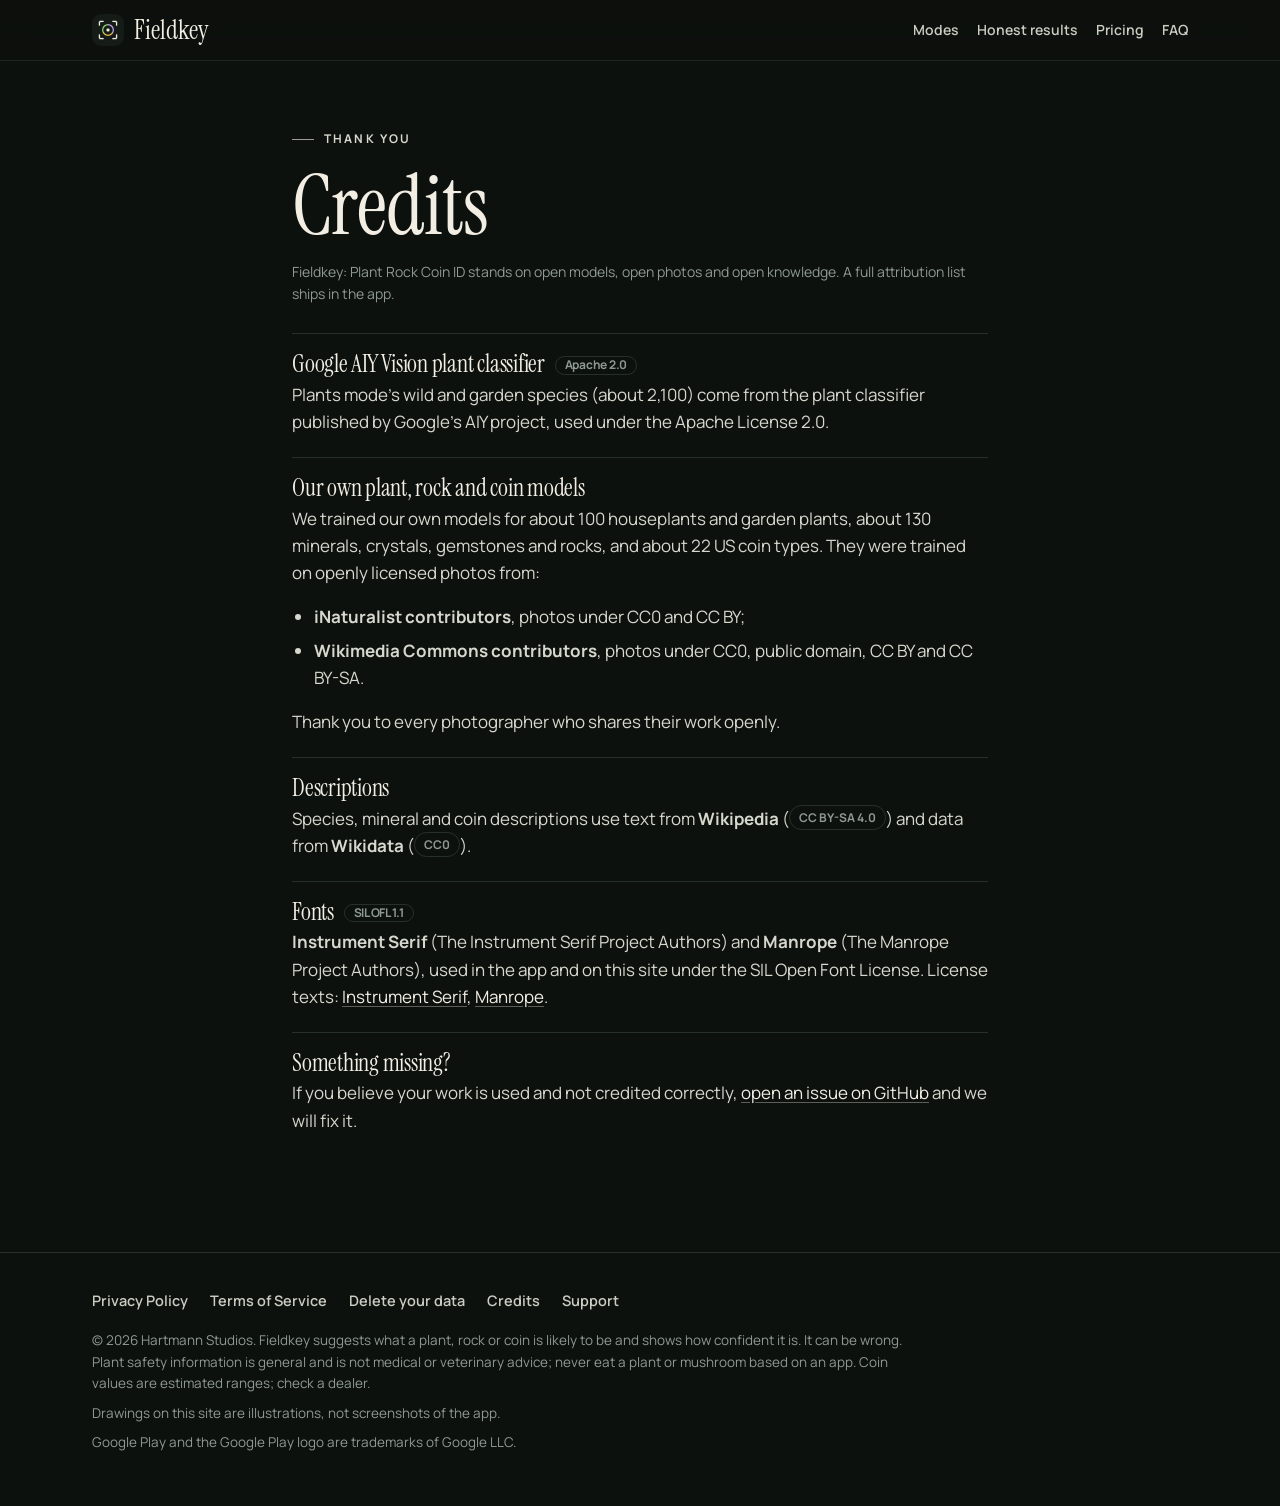
<file: credits/index.html>
<!doctype html>
<html lang="en">
<head>
<meta charset="utf-8">
<meta name="viewport" content="width=device-width, initial-scale=1, viewport-fit=cover">
<title>Credits | Fieldkey</title>
<meta name="description" content="The models, photos, texts and fonts behind Fieldkey, and their licenses.">
<link rel="canonical" href="https://chartmann1590.github.io/fieldkey-site/credits/">
<meta name="theme-color" content="#0D110E">
<meta name="color-scheme" content="dark">
<meta property="og:type" content="website">
<meta property="og:site_name" content="Fieldkey">
<meta property="og:title" content="Credits | Fieldkey">
<meta property="og:description" content="The models, photos, texts and fonts behind Fieldkey, and their licenses.">
<meta property="og:url" content="https://chartmann1590.github.io/fieldkey-site/credits/">
<meta property="og:image" content="https://chartmann1590.github.io/fieldkey-site/img/og.png">
<meta property="og:image:width" content="1200">
<meta property="og:image:height" content="630">
<meta property="og:image:alt" content="Fieldkey: snap a plant, a rock or a coin and see what it is">
<meta name="twitter:card" content="summary_large_image">
<meta name="twitter:title" content="Credits | Fieldkey">
<meta name="twitter:description" content="The models, photos, texts and fonts behind Fieldkey, and their licenses.">
<meta name="twitter:image" content="https://chartmann1590.github.io/fieldkey-site/img/og.png">
<link rel="icon" type="image/png" sizes="32x32" href="https://chartmann1590.github.io/fieldkey-site/img/icon-32.png">
<link rel="apple-touch-icon" href="https://chartmann1590.github.io/fieldkey-site/img/icon-180.png">
<link rel="preload" href="https://chartmann1590.github.io/fieldkey-site/fonts/instrument-serif.woff2" as="font" type="font/woff2" crossorigin>
<link rel="preload" href="https://chartmann1590.github.io/fieldkey-site/fonts/manrope.woff2" as="font" type="font/woff2" crossorigin>
<link rel="stylesheet" href="https://chartmann1590.github.io/fieldkey-site/style.css">

</head>
<body>
<a class="skip" href="#main">Skip to content</a>
<header class="top"><div class="wrap nav">
<a class="brand" href="https://chartmann1590.github.io/fieldkey-site/"><img src="https://chartmann1590.github.io/fieldkey-site/img/icon-192.png" alt="" width="32" height="32"><span>Fieldkey</span></a>
<nav aria-label="Main"><a href="https://chartmann1590.github.io/fieldkey-site/#modes">Modes</a><a class="hide-sm" href="https://chartmann1590.github.io/fieldkey-site/#honest">Honest results</a><a href="https://chartmann1590.github.io/fieldkey-site/#pricing">Pricing</a><a href="https://chartmann1590.github.io/fieldkey-site/#faq">FAQ</a></nav>
</div></header>
<main id="main">

<article class="doc wrap narrow">
<p class="eyebrow">Thank you</p>
<h1>Credits</h1>
<p class="meta">Fieldkey: Plant Rock Coin ID stands on open models, open photos and open knowledge. A full attribution list ships in the app.</p>

<div class="credit"><h3>Google AIY Vision plant classifier <span class="lic">Apache 2.0</span></h3>
<p>Plants mode's wild and garden species (about 2,100) come from the plant classifier published by Google's AIY project, used under the Apache License 2.0.</p></div>

<div class="credit"><h3>Our own plant, rock and coin models</h3>
<p>We trained our own models for about 100 houseplants and garden plants, about 130 minerals, crystals, gemstones and rocks, and about 22 US coin types. They were trained on openly licensed photos from:</p>
<ul>
<li><strong>iNaturalist contributors</strong>, photos under CC0 and CC BY;</li>
<li><strong>Wikimedia Commons contributors</strong>, photos under CC0, public domain, CC BY and CC BY-SA.</li>
</ul>
<p>Thank you to every photographer who shares their work openly.</p></div>

<div class="credit"><h3>Descriptions</h3>
<p>Species, mineral and coin descriptions use text from <strong>Wikipedia</strong> (<span class="lic" style="margin:0">CC BY-SA 4.0</span>) and data from <strong>Wikidata</strong> (<span class="lic" style="margin:0">CC0</span>).</p></div>

<div class="credit"><h3>Fonts <span class="lic">SIL OFL 1.1</span></h3>
<p><strong>Instrument Serif</strong> (The Instrument Serif Project Authors) and <strong>Manrope</strong> (The Manrope Project Authors), used in the app and on this site under the SIL Open Font License. License texts: <a href="https://chartmann1590.github.io/fieldkey-site/fonts/OFL-InstrumentSerif.txt">Instrument Serif</a>, <a href="https://chartmann1590.github.io/fieldkey-site/fonts/OFL-Manrope.txt">Manrope</a>.</p></div>

<div class="credit"><h3>Something missing?</h3>
<p>If you believe your work is used and not credited correctly, <a href="https://github.com/chartmann1590/fieldkey-site/issues/new">open an issue on GitHub</a> and we will fix it.</p></div>
</article>
</main>
<footer class="foot"><div class="wrap">
<div class="foot-links"><a href="https://chartmann1590.github.io/fieldkey-site/privacy/">Privacy Policy</a><a href="https://chartmann1590.github.io/fieldkey-site/terms/">Terms of Service</a><a href="https://chartmann1590.github.io/fieldkey-site/delete/">Delete your data</a><a href="https://chartmann1590.github.io/fieldkey-site/credits/">Credits</a><a href="https://github.com/chartmann1590/fieldkey-site/issues/new">Support</a></div>
<p>&copy; 2026 Hartmann Studios. Fieldkey suggests what a plant, rock or coin is likely to be and shows how confident it is. It can be wrong. Plant safety information is general and is not medical or veterinary advice; never eat a plant or mushroom based on an app. Coin values are estimated ranges; check a dealer.</p>
<p>Drawings on this site are illustrations, not screenshots of the app.</p>
<p>Google Play and the Google Play logo are trademarks of Google LLC.</p>
</div></footer>
</body>
</html>
</file>
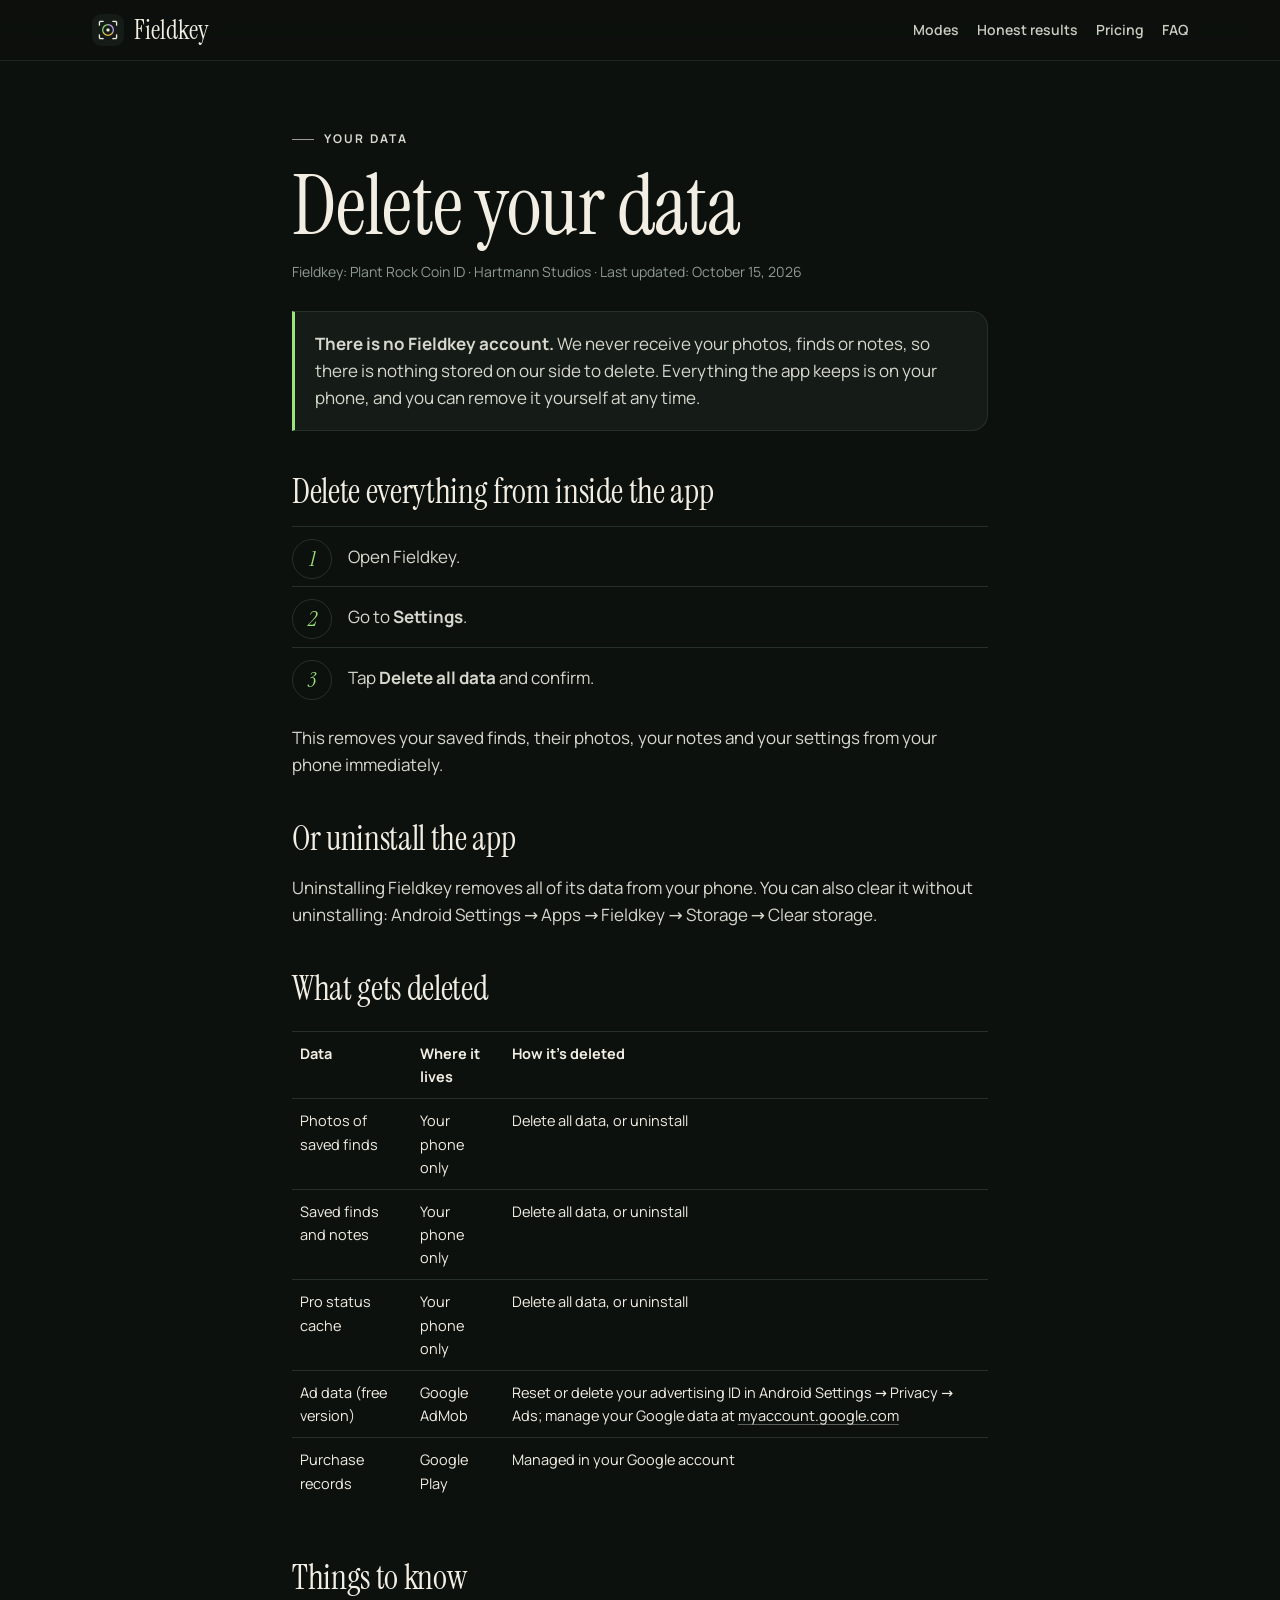
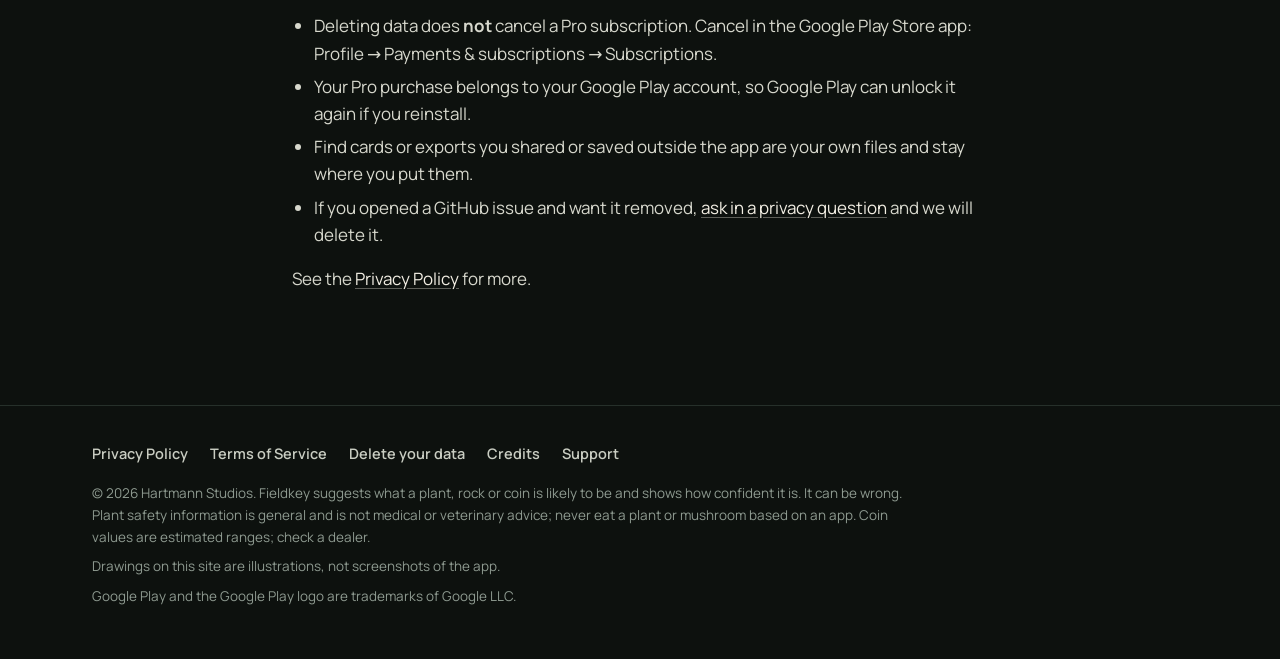
<file: delete/index.html>
<!doctype html>
<html lang="en">
<head>
<meta charset="utf-8">
<meta name="viewport" content="width=device-width, initial-scale=1, viewport-fit=cover">
<title>Delete your data | Fieldkey</title>
<meta name="description" content="How to delete your Fieldkey data. There is no account; everything stays on your phone.">
<link rel="canonical" href="https://chartmann1590.github.io/fieldkey-site/delete/">
<meta name="theme-color" content="#0D110E">
<meta name="color-scheme" content="dark">
<meta property="og:type" content="website">
<meta property="og:site_name" content="Fieldkey">
<meta property="og:title" content="Delete your data | Fieldkey">
<meta property="og:description" content="How to delete your Fieldkey data. There is no account; everything stays on your phone.">
<meta property="og:url" content="https://chartmann1590.github.io/fieldkey-site/delete/">
<meta property="og:image" content="https://chartmann1590.github.io/fieldkey-site/img/og.png">
<meta property="og:image:width" content="1200">
<meta property="og:image:height" content="630">
<meta property="og:image:alt" content="Fieldkey: snap a plant, a rock or a coin and see what it is">
<meta name="twitter:card" content="summary_large_image">
<meta name="twitter:title" content="Delete your data | Fieldkey">
<meta name="twitter:description" content="How to delete your Fieldkey data. There is no account; everything stays on your phone.">
<meta name="twitter:image" content="https://chartmann1590.github.io/fieldkey-site/img/og.png">
<link rel="icon" type="image/png" sizes="32x32" href="https://chartmann1590.github.io/fieldkey-site/img/icon-32.png">
<link rel="apple-touch-icon" href="https://chartmann1590.github.io/fieldkey-site/img/icon-180.png">
<link rel="preload" href="https://chartmann1590.github.io/fieldkey-site/fonts/instrument-serif.woff2" as="font" type="font/woff2" crossorigin>
<link rel="preload" href="https://chartmann1590.github.io/fieldkey-site/fonts/manrope.woff2" as="font" type="font/woff2" crossorigin>
<link rel="stylesheet" href="https://chartmann1590.github.io/fieldkey-site/style.css">

</head>
<body>
<a class="skip" href="#main">Skip to content</a>
<header class="top"><div class="wrap nav">
<a class="brand" href="https://chartmann1590.github.io/fieldkey-site/"><img src="https://chartmann1590.github.io/fieldkey-site/img/icon-192.png" alt="" width="32" height="32"><span>Fieldkey</span></a>
<nav aria-label="Main"><a href="https://chartmann1590.github.io/fieldkey-site/#modes">Modes</a><a class="hide-sm" href="https://chartmann1590.github.io/fieldkey-site/#honest">Honest results</a><a href="https://chartmann1590.github.io/fieldkey-site/#pricing">Pricing</a><a href="https://chartmann1590.github.io/fieldkey-site/#faq">FAQ</a></nav>
</div></header>
<main id="main">

<article class="doc wrap narrow">
<p class="eyebrow">Your data</p>
<h1>Delete your data</h1>
<p class="meta">Fieldkey: Plant Rock Coin ID &middot; Hartmann Studios &middot; Last updated: October 15, 2026</p>
<div class="callout"><strong>There is no Fieldkey account.</strong> We never receive your photos, finds or notes, so there is nothing stored on our side to delete. Everything the app keeps is on your phone, and you can remove it yourself at any time.</div>

<h2>Delete everything from inside the app</h2>
<ol class="bigsteps">
<li>Open Fieldkey.</li>
<li>Go to <strong>Settings</strong>.</li>
<li>Tap <strong>Delete all data</strong> and confirm.</li>
</ol>
<p>This removes your saved finds, their photos, your notes and your settings from your phone immediately.</p>

<h2>Or uninstall the app</h2>
<p>Uninstalling Fieldkey removes all of its data from your phone. You can also clear it without uninstalling: Android Settings &rarr; Apps &rarr; Fieldkey &rarr; Storage &rarr; Clear storage.</p>

<h2>What gets deleted</h2>
<div class="tablewrap"><table>
<tr><th>Data</th><th>Where it lives</th><th>How it's deleted</th></tr>
<tr><td>Photos of saved finds</td><td>Your phone only</td><td>Delete all data, or uninstall</td></tr>
<tr><td>Saved finds and notes</td><td>Your phone only</td><td>Delete all data, or uninstall</td></tr>
<tr><td>Pro status cache</td><td>Your phone only</td><td>Delete all data, or uninstall</td></tr>
<tr><td>Ad data (free version)</td><td>Google AdMob</td><td>Reset or delete your advertising ID in Android Settings &rarr; Privacy &rarr; Ads; manage your Google data at <a href="https://myaccount.google.com/">myaccount.google.com</a></td></tr>
<tr><td>Purchase records</td><td>Google Play</td><td>Managed in your Google account</td></tr>
</table></div>

<h2>Things to know</h2>
<ul>
<li>Deleting data does <strong>not</strong> cancel a Pro subscription. Cancel in the Google Play Store app: Profile &rarr; Payments &amp; subscriptions &rarr; Subscriptions.</li>
<li>Your Pro purchase belongs to your Google Play account, so Google Play can unlock it again if you reinstall.</li>
<li>Find cards or exports you shared or saved outside the app are your own files and stay where you put them.</li>
<li>If you opened a GitHub issue and want it removed, <a href="https://github.com/chartmann1590/fieldkey-site/issues/new?template=privacy_data_question.md">ask in a privacy question</a> and we will delete it.</li>
</ul>
<p>See the <a href="https://chartmann1590.github.io/fieldkey-site/privacy/">Privacy Policy</a> for more.</p>
</article>
</main>
<footer class="foot"><div class="wrap">
<div class="foot-links"><a href="https://chartmann1590.github.io/fieldkey-site/privacy/">Privacy Policy</a><a href="https://chartmann1590.github.io/fieldkey-site/terms/">Terms of Service</a><a href="https://chartmann1590.github.io/fieldkey-site/delete/">Delete your data</a><a href="https://chartmann1590.github.io/fieldkey-site/credits/">Credits</a><a href="https://github.com/chartmann1590/fieldkey-site/issues/new">Support</a></div>
<p>&copy; 2026 Hartmann Studios. Fieldkey suggests what a plant, rock or coin is likely to be and shows how confident it is. It can be wrong. Plant safety information is general and is not medical or veterinary advice; never eat a plant or mushroom based on an app. Coin values are estimated ranges; check a dealer.</p>
<p>Drawings on this site are illustrations, not screenshots of the app.</p>
<p>Google Play and the Google Play logo are trademarks of Google LLC.</p>
</div></footer>
</body>
</html>
</file>
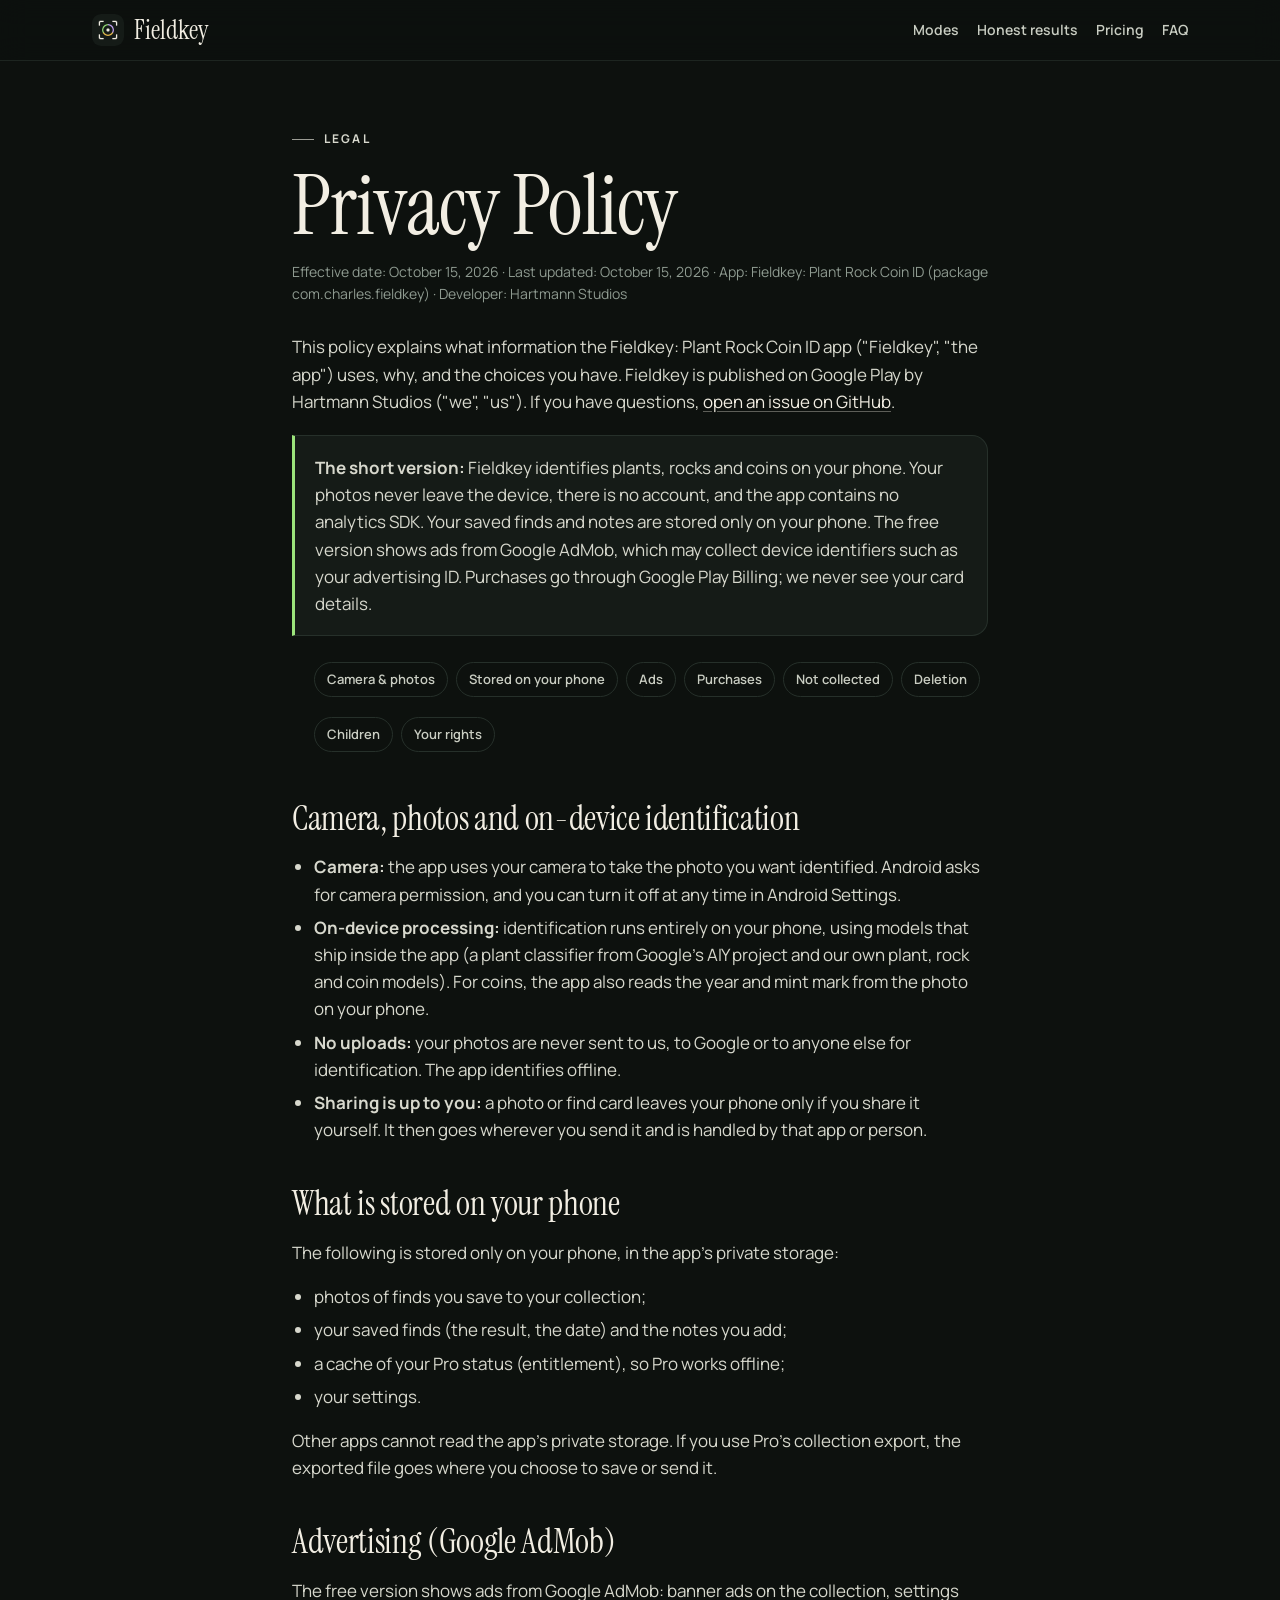
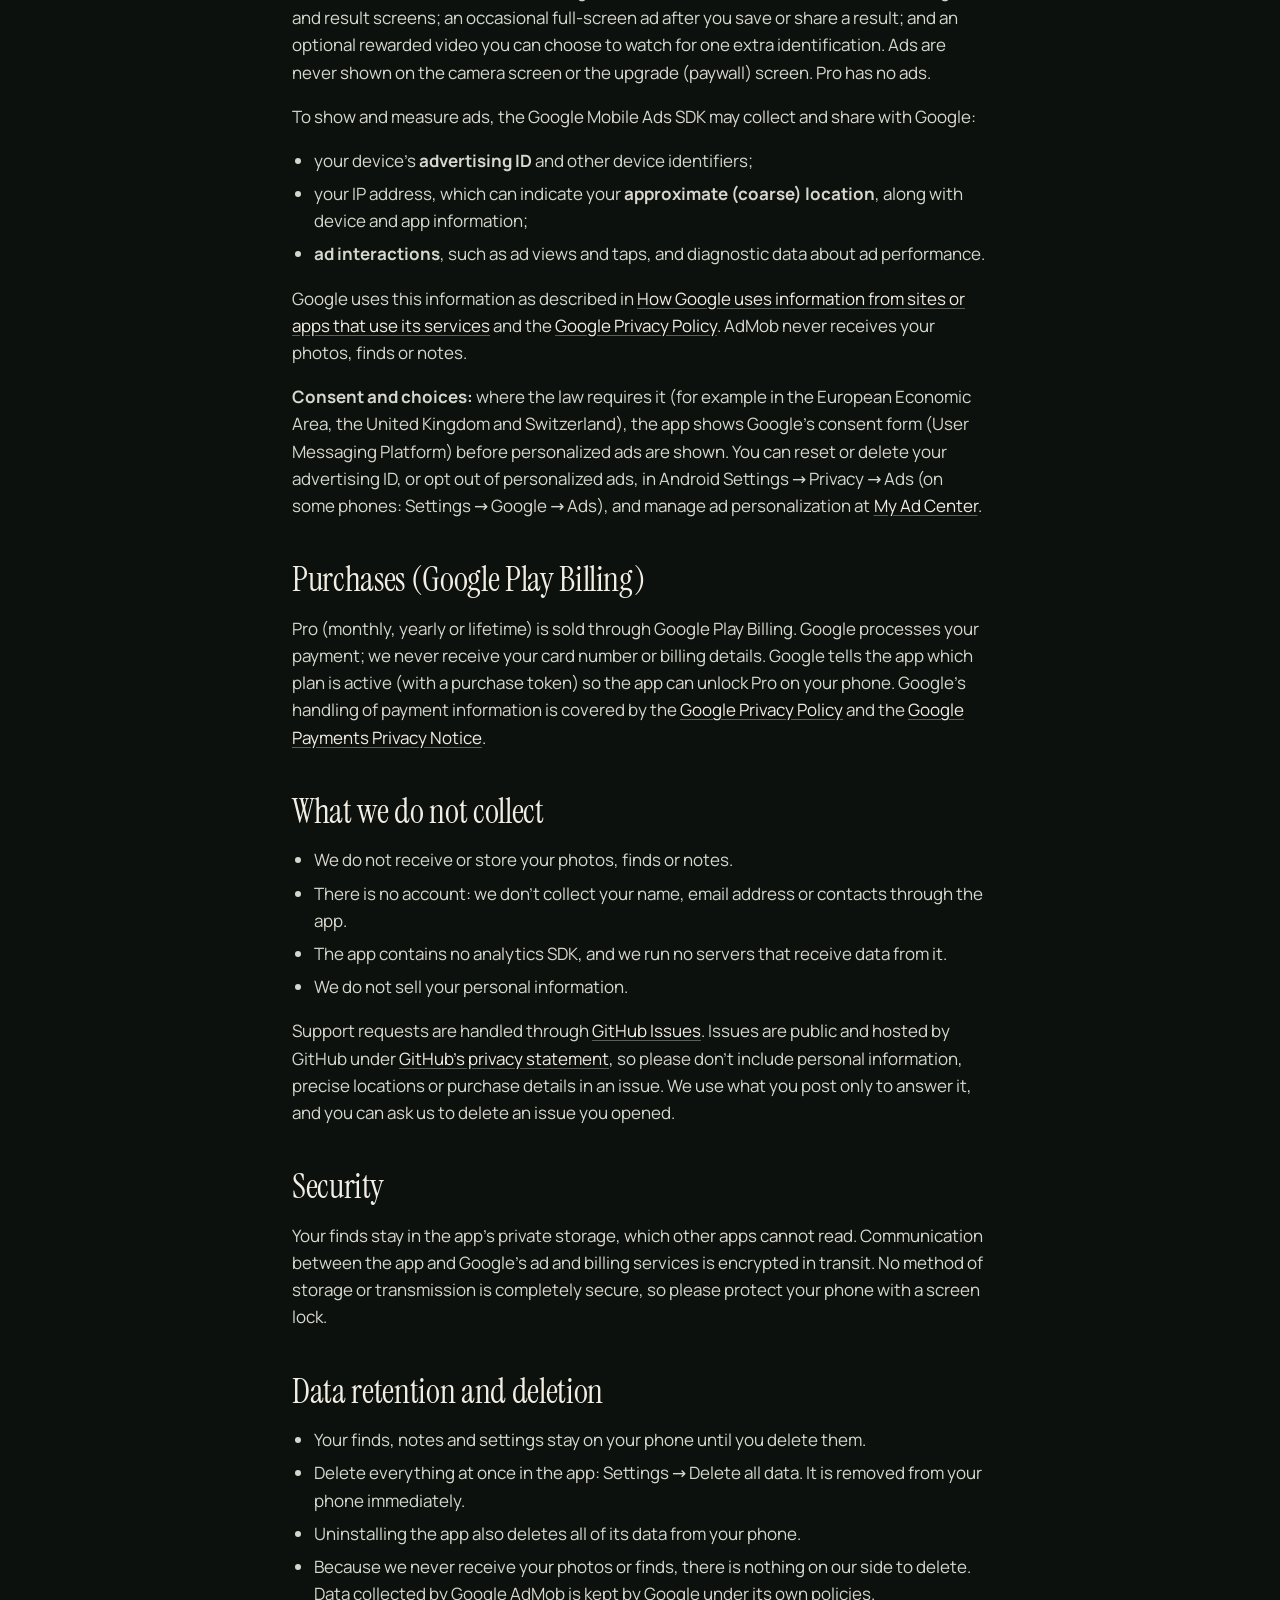
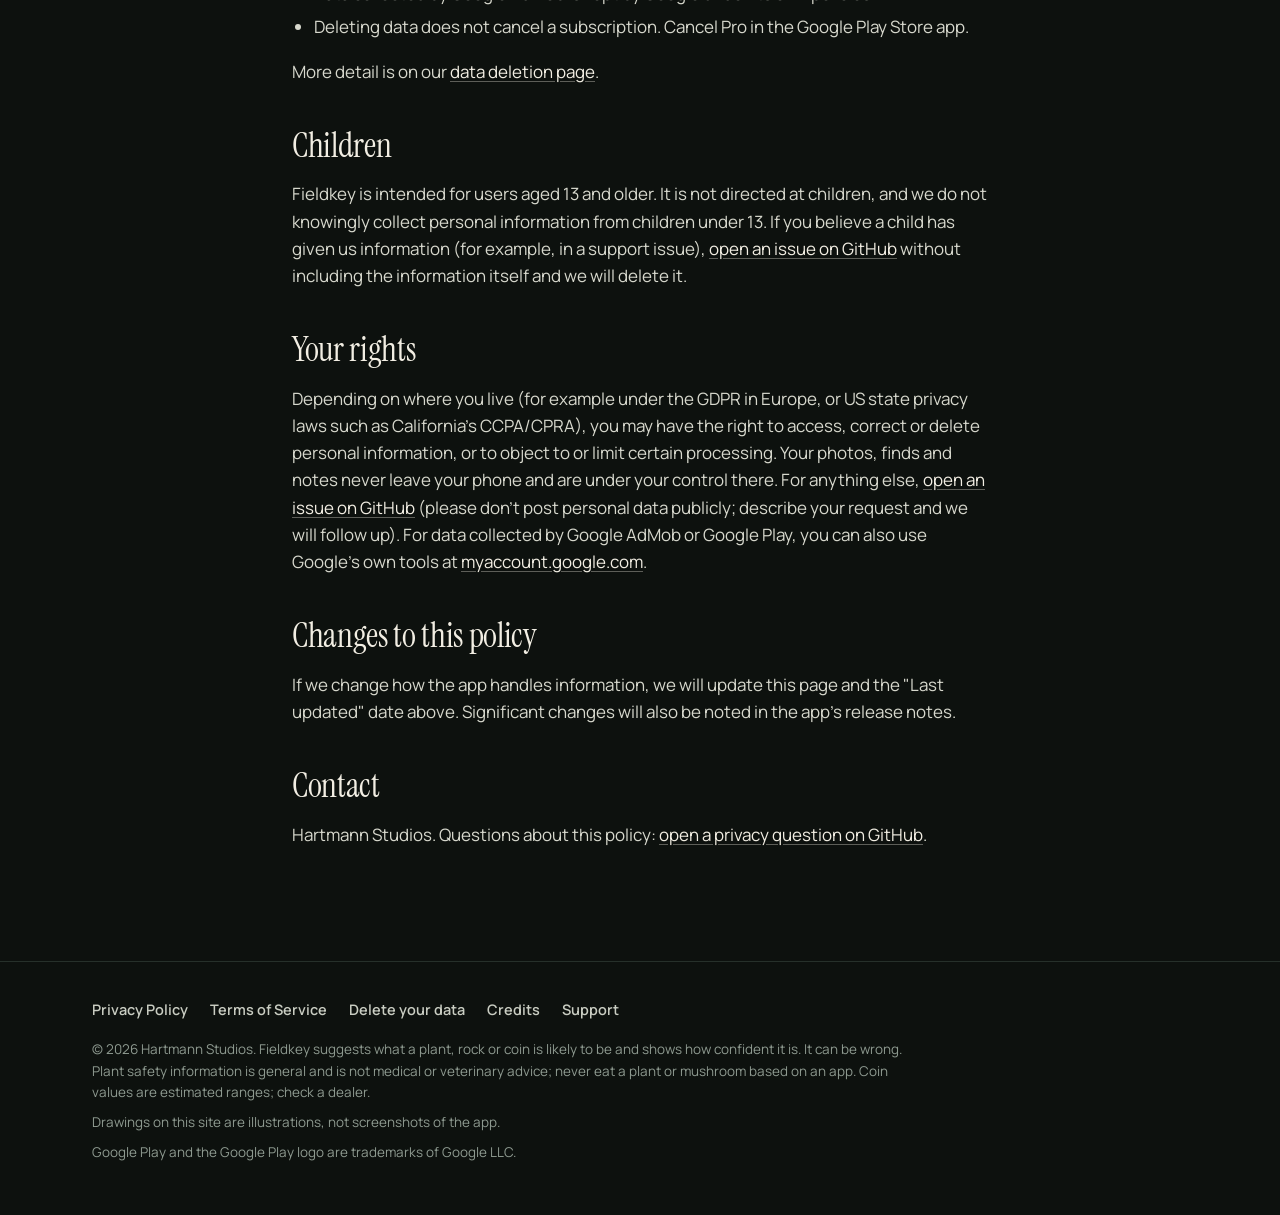
<file: privacy/index.html>
<!doctype html>
<html lang="en">
<head>
<meta charset="utf-8">
<meta name="viewport" content="width=device-width, initial-scale=1, viewport-fit=cover">
<title>Privacy Policy | Fieldkey</title>
<meta name="description" content="How Fieldkey handles your photos and data: identification runs on your phone and photos never leave it.">
<link rel="canonical" href="https://chartmann1590.github.io/fieldkey-site/privacy/">
<meta name="theme-color" content="#0D110E">
<meta name="color-scheme" content="dark">
<meta property="og:type" content="website">
<meta property="og:site_name" content="Fieldkey">
<meta property="og:title" content="Privacy Policy | Fieldkey">
<meta property="og:description" content="How Fieldkey handles your photos and data: identification runs on your phone and photos never leave it.">
<meta property="og:url" content="https://chartmann1590.github.io/fieldkey-site/privacy/">
<meta property="og:image" content="https://chartmann1590.github.io/fieldkey-site/img/og.png">
<meta property="og:image:width" content="1200">
<meta property="og:image:height" content="630">
<meta property="og:image:alt" content="Fieldkey: snap a plant, a rock or a coin and see what it is">
<meta name="twitter:card" content="summary_large_image">
<meta name="twitter:title" content="Privacy Policy | Fieldkey">
<meta name="twitter:description" content="How Fieldkey handles your photos and data: identification runs on your phone and photos never leave it.">
<meta name="twitter:image" content="https://chartmann1590.github.io/fieldkey-site/img/og.png">
<link rel="icon" type="image/png" sizes="32x32" href="https://chartmann1590.github.io/fieldkey-site/img/icon-32.png">
<link rel="apple-touch-icon" href="https://chartmann1590.github.io/fieldkey-site/img/icon-180.png">
<link rel="preload" href="https://chartmann1590.github.io/fieldkey-site/fonts/instrument-serif.woff2" as="font" type="font/woff2" crossorigin>
<link rel="preload" href="https://chartmann1590.github.io/fieldkey-site/fonts/manrope.woff2" as="font" type="font/woff2" crossorigin>
<link rel="stylesheet" href="https://chartmann1590.github.io/fieldkey-site/style.css">

</head>
<body>
<a class="skip" href="#main">Skip to content</a>
<header class="top"><div class="wrap nav">
<a class="brand" href="https://chartmann1590.github.io/fieldkey-site/"><img src="https://chartmann1590.github.io/fieldkey-site/img/icon-192.png" alt="" width="32" height="32"><span>Fieldkey</span></a>
<nav aria-label="Main"><a href="https://chartmann1590.github.io/fieldkey-site/#modes">Modes</a><a class="hide-sm" href="https://chartmann1590.github.io/fieldkey-site/#honest">Honest results</a><a href="https://chartmann1590.github.io/fieldkey-site/#pricing">Pricing</a><a href="https://chartmann1590.github.io/fieldkey-site/#faq">FAQ</a></nav>
</div></header>
<main id="main">

<article class="doc wrap narrow">
<p class="eyebrow">Legal</p>
<h1>Privacy Policy</h1>
<p class="meta">Effective date: October 15, 2026 &middot; Last updated: October 15, 2026 &middot; App: Fieldkey: Plant Rock Coin ID (package com.charles.fieldkey) &middot; Developer: Hartmann Studios</p>
<p>This policy explains what information the Fieldkey: Plant Rock Coin ID app ("Fieldkey", "the app") uses, why, and the choices you have. Fieldkey is published on Google Play by Hartmann Studios ("we", "us"). If you have questions, <a href="https://github.com/chartmann1590/fieldkey-site/issues/new?template=privacy_data_question.md">open an issue on GitHub</a>.</p>
<div class="callout"><strong>The short version:</strong> Fieldkey identifies plants, rocks and coins on your phone. Your photos never leave the device, there is no account, and the app contains no analytics SDK. Your saved finds and notes are stored only on your phone. The free version shows ads from Google AdMob, which may collect device identifiers such as your advertising ID. Purchases go through Google Play Billing; we never see your card details.</div>
<ul class="toc"><li><a href="#camera">Camera &amp; photos</a></li><li><a href="#stored">Stored on your phone</a></li><li><a href="#ads">Ads</a></li><li><a href="#billing">Purchases</a></li><li><a href="#not-collected">Not collected</a></li><li><a href="#retention">Deletion</a></li><li><a href="#children">Children</a></li><li><a href="#rights">Your rights</a></li></ul>

<h2 id="camera">Camera, photos and on-device identification</h2>
<ul>
<li><strong>Camera:</strong> the app uses your camera to take the photo you want identified. Android asks for camera permission, and you can turn it off at any time in Android Settings.</li>
<li><strong>On-device processing:</strong> identification runs entirely on your phone, using models that ship inside the app (a plant classifier from Google's AIY project and our own plant, rock and coin models). For coins, the app also reads the year and mint mark from the photo on your phone.</li>
<li><strong>No uploads:</strong> your photos are never sent to us, to Google or to anyone else for identification. The app identifies offline.</li>
<li><strong>Sharing is up to you:</strong> a photo or find card leaves your phone only if you share it yourself. It then goes wherever you send it and is handled by that app or person.</li>
</ul>

<h2 id="stored">What is stored on your phone</h2>
<p>The following is stored only on your phone, in the app's private storage:</p>
<ul>
<li>photos of finds you save to your collection;</li>
<li>your saved finds (the result, the date) and the notes you add;</li>
<li>a cache of your Pro status (entitlement), so Pro works offline;</li>
<li>your settings.</li>
</ul>
<p>Other apps cannot read the app's private storage. If you use Pro's collection export, the exported file goes where you choose to save or send it.</p>

<h2 id="ads">Advertising (Google AdMob)</h2>
<p>The free version shows ads from Google AdMob: banner ads on the collection, settings and result screens; an occasional full-screen ad after you save or share a result; and an optional rewarded video you can choose to watch for one extra identification. Ads are never shown on the camera screen or the upgrade (paywall) screen. Pro has no ads.</p>
<p>To show and measure ads, the Google Mobile Ads SDK may collect and share with Google:</p>
<ul>
<li>your device's <strong>advertising ID</strong> and other device identifiers;</li>
<li>your IP address, which can indicate your <strong>approximate (coarse) location</strong>, along with device and app information;</li>
<li><strong>ad interactions</strong>, such as ad views and taps, and diagnostic data about ad performance.</li>
</ul>
<p>Google uses this information as described in <a href="https://policies.google.com/technologies/partner-sites">How Google uses information from sites or apps that use its services</a> and the <a href="https://policies.google.com/privacy">Google Privacy Policy</a>. AdMob never receives your photos, finds or notes.</p>
<p><strong>Consent and choices:</strong> where the law requires it (for example in the European Economic Area, the United Kingdom and Switzerland), the app shows Google's consent form (User Messaging Platform) before personalized ads are shown. You can reset or delete your advertising ID, or opt out of personalized ads, in Android Settings &rarr; Privacy &rarr; Ads (on some phones: Settings &rarr; Google &rarr; Ads), and manage ad personalization at <a href="https://myadcenter.google.com/">My Ad Center</a>.</p>

<h2 id="billing">Purchases (Google Play Billing)</h2>
<p>Pro (monthly, yearly or lifetime) is sold through Google Play Billing. Google processes your payment; we never receive your card number or billing details. Google tells the app which plan is active (with a purchase token) so the app can unlock Pro on your phone. Google's handling of payment information is covered by the <a href="https://policies.google.com/privacy">Google Privacy Policy</a> and the <a href="https://payments.google.com/payments/apis-secure/u/0/get_legal_document?ldo=0&amp;ldt=privacynotice">Google Payments Privacy Notice</a>.</p>

<h2 id="not-collected">What we do not collect</h2>
<ul>
<li>We do not receive or store your photos, finds or notes.</li>
<li>There is no account: we don't collect your name, email address or contacts through the app.</li>
<li>The app contains no analytics SDK, and we run no servers that receive data from it.</li>
<li>We do not sell your personal information.</li>
</ul>
<p>Support requests are handled through <a href="https://github.com/chartmann1590/fieldkey-site/issues">GitHub Issues</a>. Issues are public and hosted by GitHub under <a href="https://docs.github.com/site-policy/privacy-policies/github-general-privacy-statement">GitHub's privacy statement</a>, so please don't include personal information, precise locations or purchase details in an issue. We use what you post only to answer it, and you can ask us to delete an issue you opened.</p>

<h2 id="security">Security</h2>
<p>Your finds stay in the app's private storage, which other apps cannot read. Communication between the app and Google's ad and billing services is encrypted in transit. No method of storage or transmission is completely secure, so please protect your phone with a screen lock.</p>

<h2 id="retention">Data retention and deletion</h2>
<ul>
<li>Your finds, notes and settings stay on your phone until you delete them.</li>
<li>Delete everything at once in the app: Settings &rarr; Delete all data. It is removed from your phone immediately.</li>
<li>Uninstalling the app also deletes all of its data from your phone.</li>
<li>Because we never receive your photos or finds, there is nothing on our side to delete. Data collected by Google AdMob is kept by Google under its own policies.</li>
<li>Deleting data does not cancel a subscription. Cancel Pro in the Google Play Store app.</li>
</ul>
<p>More detail is on our <a href="https://chartmann1590.github.io/fieldkey-site/delete/">data deletion page</a>.</p>

<h2 id="children">Children</h2>
<p>Fieldkey is intended for users aged 13 and older. It is not directed at children, and we do not knowingly collect personal information from children under 13. If you believe a child has given us information (for example, in a support issue), <a href="https://github.com/chartmann1590/fieldkey-site/issues/new?template=privacy_data_question.md">open an issue on GitHub</a> without including the information itself and we will delete it.</p>

<h2 id="rights">Your rights</h2>
<p>Depending on where you live (for example under the GDPR in Europe, or US state privacy laws such as California's CCPA/CPRA), you may have the right to access, correct or delete personal information, or to object to or limit certain processing. Your photos, finds and notes never leave your phone and are under your control there. For anything else, <a href="https://github.com/chartmann1590/fieldkey-site/issues/new?template=privacy_data_question.md">open an issue on GitHub</a> (please don't post personal data publicly; describe your request and we will follow up). For data collected by Google AdMob or Google Play, you can also use Google's own tools at <a href="https://myaccount.google.com/">myaccount.google.com</a>.</p>

<h2 id="changes">Changes to this policy</h2>
<p>If we change how the app handles information, we will update this page and the "Last updated" date above. Significant changes will also be noted in the app's release notes.</p>

<h2 id="contact">Contact</h2>
<p>Hartmann Studios. Questions about this policy: <a href="https://github.com/chartmann1590/fieldkey-site/issues/new?template=privacy_data_question.md">open a privacy question on GitHub</a>.</p>
</article>
</main>
<footer class="foot"><div class="wrap">
<div class="foot-links"><a href="https://chartmann1590.github.io/fieldkey-site/privacy/">Privacy Policy</a><a href="https://chartmann1590.github.io/fieldkey-site/terms/">Terms of Service</a><a href="https://chartmann1590.github.io/fieldkey-site/delete/">Delete your data</a><a href="https://chartmann1590.github.io/fieldkey-site/credits/">Credits</a><a href="https://github.com/chartmann1590/fieldkey-site/issues/new">Support</a></div>
<p>&copy; 2026 Hartmann Studios. Fieldkey suggests what a plant, rock or coin is likely to be and shows how confident it is. It can be wrong. Plant safety information is general and is not medical or veterinary advice; never eat a plant or mushroom based on an app. Coin values are estimated ranges; check a dealer.</p>
<p>Drawings on this site are illustrations, not screenshots of the app.</p>
<p>Google Play and the Google Play logo are trademarks of Google LLC.</p>
</div></footer>
</body>
</html>
</file>
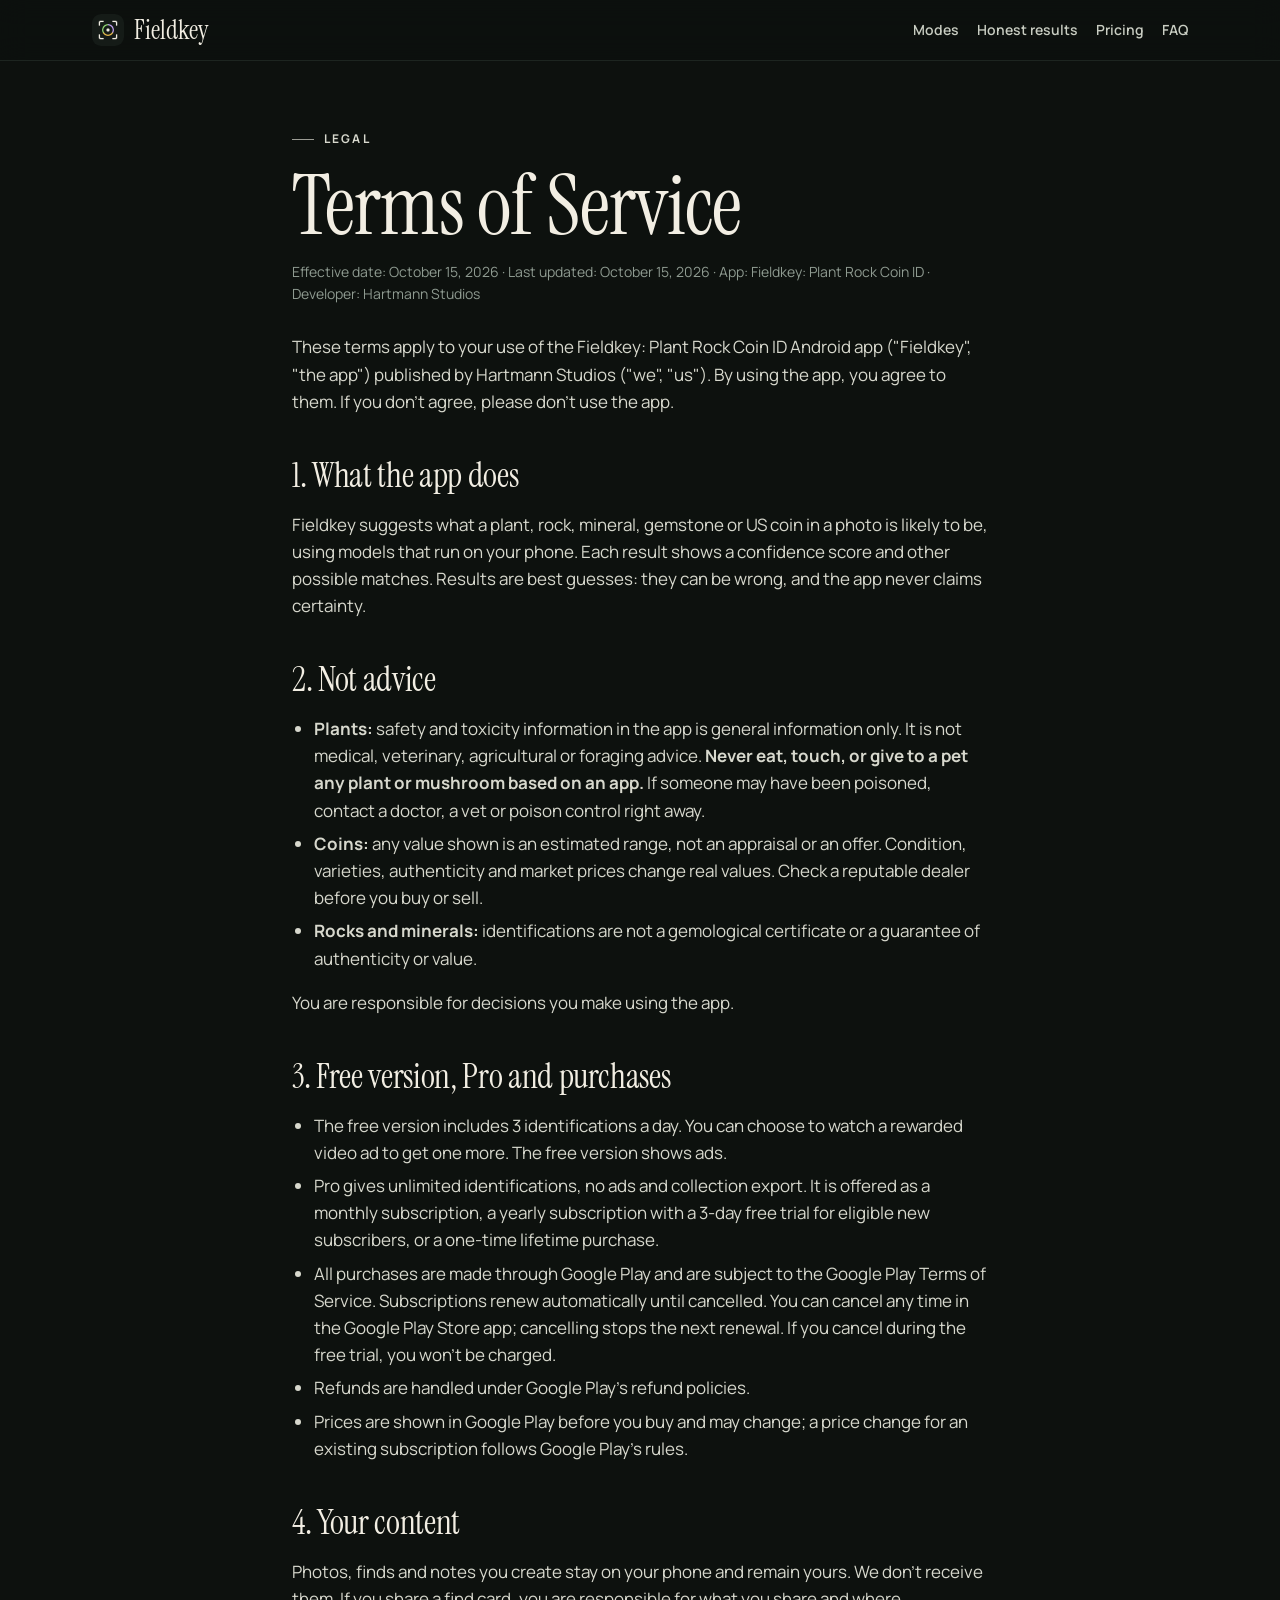
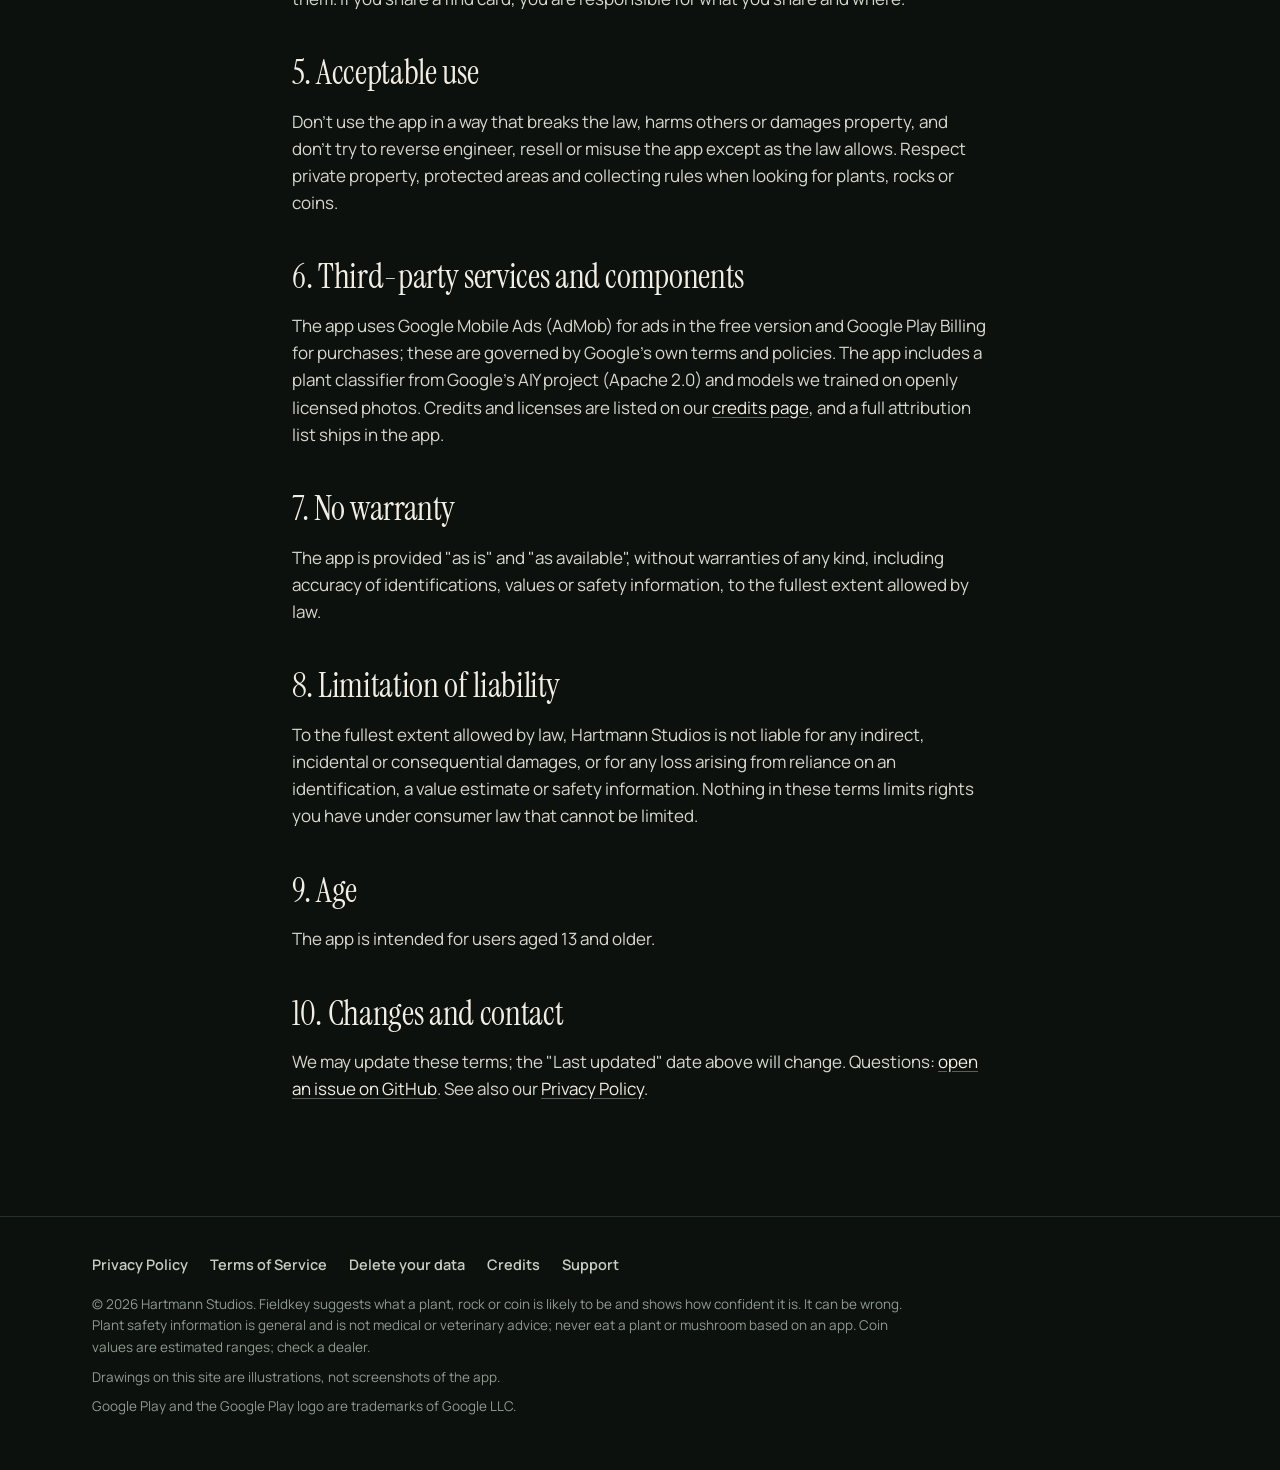
<file: terms/index.html>
<!doctype html>
<html lang="en">
<head>
<meta charset="utf-8">
<meta name="viewport" content="width=device-width, initial-scale=1, viewport-fit=cover">
<title>Terms of Service | Fieldkey</title>
<meta name="description" content="Terms of Service for the Fieldkey Android app.">
<link rel="canonical" href="https://chartmann1590.github.io/fieldkey-site/terms/">
<meta name="theme-color" content="#0D110E">
<meta name="color-scheme" content="dark">
<meta property="og:type" content="website">
<meta property="og:site_name" content="Fieldkey">
<meta property="og:title" content="Terms of Service | Fieldkey">
<meta property="og:description" content="Terms of Service for the Fieldkey Android app.">
<meta property="og:url" content="https://chartmann1590.github.io/fieldkey-site/terms/">
<meta property="og:image" content="https://chartmann1590.github.io/fieldkey-site/img/og.png">
<meta property="og:image:width" content="1200">
<meta property="og:image:height" content="630">
<meta property="og:image:alt" content="Fieldkey: snap a plant, a rock or a coin and see what it is">
<meta name="twitter:card" content="summary_large_image">
<meta name="twitter:title" content="Terms of Service | Fieldkey">
<meta name="twitter:description" content="Terms of Service for the Fieldkey Android app.">
<meta name="twitter:image" content="https://chartmann1590.github.io/fieldkey-site/img/og.png">
<link rel="icon" type="image/png" sizes="32x32" href="https://chartmann1590.github.io/fieldkey-site/img/icon-32.png">
<link rel="apple-touch-icon" href="https://chartmann1590.github.io/fieldkey-site/img/icon-180.png">
<link rel="preload" href="https://chartmann1590.github.io/fieldkey-site/fonts/instrument-serif.woff2" as="font" type="font/woff2" crossorigin>
<link rel="preload" href="https://chartmann1590.github.io/fieldkey-site/fonts/manrope.woff2" as="font" type="font/woff2" crossorigin>
<link rel="stylesheet" href="https://chartmann1590.github.io/fieldkey-site/style.css">

</head>
<body>
<a class="skip" href="#main">Skip to content</a>
<header class="top"><div class="wrap nav">
<a class="brand" href="https://chartmann1590.github.io/fieldkey-site/"><img src="https://chartmann1590.github.io/fieldkey-site/img/icon-192.png" alt="" width="32" height="32"><span>Fieldkey</span></a>
<nav aria-label="Main"><a href="https://chartmann1590.github.io/fieldkey-site/#modes">Modes</a><a class="hide-sm" href="https://chartmann1590.github.io/fieldkey-site/#honest">Honest results</a><a href="https://chartmann1590.github.io/fieldkey-site/#pricing">Pricing</a><a href="https://chartmann1590.github.io/fieldkey-site/#faq">FAQ</a></nav>
</div></header>
<main id="main">

<article class="doc wrap narrow">
<p class="eyebrow">Legal</p>
<h1>Terms of Service</h1>
<p class="meta">Effective date: October 15, 2026 &middot; Last updated: October 15, 2026 &middot; App: Fieldkey: Plant Rock Coin ID &middot; Developer: Hartmann Studios</p>
<p>These terms apply to your use of the Fieldkey: Plant Rock Coin ID Android app ("Fieldkey", "the app") published by Hartmann Studios ("we", "us"). By using the app, you agree to them. If you don't agree, please don't use the app.</p>

<h2>1. What the app does</h2>
<p>Fieldkey suggests what a plant, rock, mineral, gemstone or US coin in a photo is likely to be, using models that run on your phone. Each result shows a confidence score and other possible matches. Results are best guesses: they can be wrong, and the app never claims certainty.</p>

<h2>2. Not advice</h2>
<ul>
<li><strong>Plants:</strong> safety and toxicity information in the app is general information only. It is not medical, veterinary, agricultural or foraging advice. <strong>Never eat, touch, or give to a pet any plant or mushroom based on an app.</strong> If someone may have been poisoned, contact a doctor, a vet or poison control right away.</li>
<li><strong>Coins:</strong> any value shown is an estimated range, not an appraisal or an offer. Condition, varieties, authenticity and market prices change real values. Check a reputable dealer before you buy or sell.</li>
<li><strong>Rocks and minerals:</strong> identifications are not a gemological certificate or a guarantee of authenticity or value.</li>
</ul>
<p>You are responsible for decisions you make using the app.</p>

<h2>3. Free version, Pro and purchases</h2>
<ul>
<li>The free version includes 3 identifications a day. You can choose to watch a rewarded video ad to get one more. The free version shows ads.</li>
<li>Pro gives unlimited identifications, no ads and collection export. It is offered as a monthly subscription, a yearly subscription with a 3-day free trial for eligible new subscribers, or a one-time lifetime purchase.</li>
<li>All purchases are made through Google Play and are subject to the Google Play Terms of Service. Subscriptions renew automatically until cancelled. You can cancel any time in the Google Play Store app; cancelling stops the next renewal. If you cancel during the free trial, you won't be charged.</li>
<li>Refunds are handled under Google Play's refund policies.</li>
<li>Prices are shown in Google Play before you buy and may change; a price change for an existing subscription follows Google Play's rules.</li>
</ul>

<h2>4. Your content</h2>
<p>Photos, finds and notes you create stay on your phone and remain yours. We don't receive them. If you share a find card, you are responsible for what you share and where.</p>

<h2>5. Acceptable use</h2>
<p>Don't use the app in a way that breaks the law, harms others or damages property, and don't try to reverse engineer, resell or misuse the app except as the law allows. Respect private property, protected areas and collecting rules when looking for plants, rocks or coins.</p>

<h2>6. Third-party services and components</h2>
<p>The app uses Google Mobile Ads (AdMob) for ads in the free version and Google Play Billing for purchases; these are governed by Google's own terms and policies. The app includes a plant classifier from Google's AIY project (Apache 2.0) and models we trained on openly licensed photos. Credits and licenses are listed on our <a href="https://chartmann1590.github.io/fieldkey-site/credits/">credits page</a>, and a full attribution list ships in the app.</p>

<h2>7. No warranty</h2>
<p>The app is provided "as is" and "as available", without warranties of any kind, including accuracy of identifications, values or safety information, to the fullest extent allowed by law.</p>

<h2>8. Limitation of liability</h2>
<p>To the fullest extent allowed by law, Hartmann Studios is not liable for any indirect, incidental or consequential damages, or for any loss arising from reliance on an identification, a value estimate or safety information. Nothing in these terms limits rights you have under consumer law that cannot be limited.</p>

<h2>9. Age</h2>
<p>The app is intended for users aged 13 and older.</p>

<h2>10. Changes and contact</h2>
<p>We may update these terms; the "Last updated" date above will change. Questions: <a href="https://github.com/chartmann1590/fieldkey-site/issues/new">open an issue on GitHub</a>. See also our <a href="https://chartmann1590.github.io/fieldkey-site/privacy/">Privacy Policy</a>.</p>
</article>
</main>
<footer class="foot"><div class="wrap">
<div class="foot-links"><a href="https://chartmann1590.github.io/fieldkey-site/privacy/">Privacy Policy</a><a href="https://chartmann1590.github.io/fieldkey-site/terms/">Terms of Service</a><a href="https://chartmann1590.github.io/fieldkey-site/delete/">Delete your data</a><a href="https://chartmann1590.github.io/fieldkey-site/credits/">Credits</a><a href="https://github.com/chartmann1590/fieldkey-site/issues/new">Support</a></div>
<p>&copy; 2026 Hartmann Studios. Fieldkey suggests what a plant, rock or coin is likely to be and shows how confident it is. It can be wrong. Plant safety information is general and is not medical or veterinary advice; never eat a plant or mushroom based on an app. Coin values are estimated ranges; check a dealer.</p>
<p>Drawings on this site are illustrations, not screenshots of the app.</p>
<p>Google Play and the Google Play logo are trademarks of Google LLC.</p>
</div></footer>
</body>
</html>
</file>
